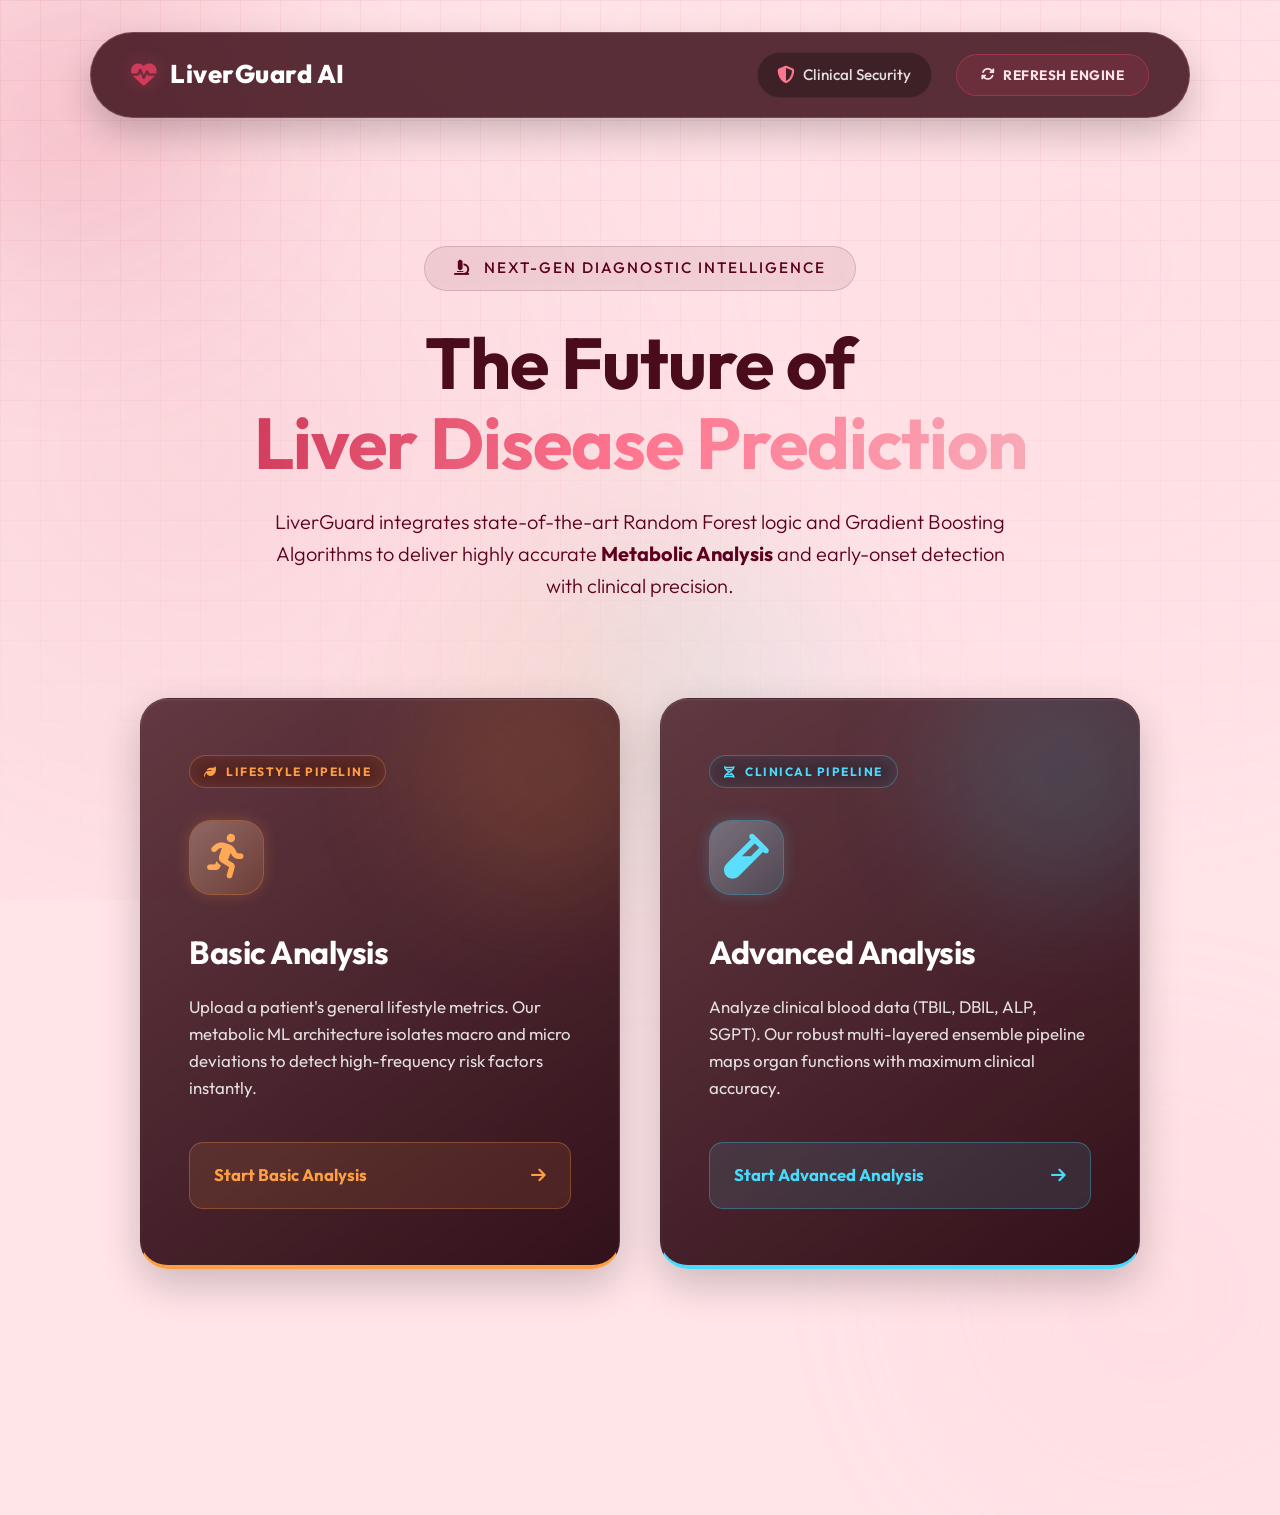
<file: templates/index.html>
<!DOCTYPE html>
<html lang="en">

<head>
    <meta charset="UTF-8">
    <meta name="viewport" content="width=device-width, initial-scale=1.0">
    <title>LiverAI v2.0 - NeuroGuard Theme</title>
    <link href="https://fonts.googleapis.com/css2?family=Outfit:wght@300;400;500;600;700&display=swap" rel="stylesheet">
    <link rel="stylesheet" href="https://cdnjs.cloudflare.com/ajax/libs/font-awesome/6.4.0/css/all.min.css">
    <style>
        :root {
            --bg-main: #ffe4e8;
            --bg-dark: #5c001e;
            --card-bg: rgba(60, 15, 25, 0.95);
            --border-glass: rgba(255, 182, 193, 0.3);
            --accent: #d03b5b;
            --text-white: #ffffff;
            --text-muted: rgba(255, 255, 255, 0.85);
        }

        * {
            margin: 0;
            padding: 0;
            box-sizing: border-box;
            font-family: 'Outfit', sans-serif;
        }

        body {
            background: var(--bg-main);
            color: #4a0c1a;
            line-height: 1.6;
            overflow-x: hidden;
            position: relative;
        }

        .bg-mesh {
            position: fixed;
            top: 0;
            left: 0;
            width: 100vw;
            height: 100vh;
            background:
                radial-gradient(circle at 15% 50%, rgba(208, 59, 91, 0.08) 0%, transparent 50%),
                radial-gradient(circle at 85% 30%, rgba(255, 182, 193, 0.1) 0%, transparent 50%);
            z-index: -2;
            pointer-events: none;
        }

        .bg-grid {
            position: fixed;
            top: 0;
            left: 0;
            right: 0;
            bottom: 0;
            background-image:
                linear-gradient(rgba(208, 59, 91, 0.07) 1px, transparent 1px),
                linear-gradient(90deg, rgba(208, 59, 91, 0.07) 1px, transparent 1px);
            background-size: 40px 40px;
            z-index: -1;
            mask-image: linear-gradient(to bottom, black 0%, transparent 100%);
            -webkit-mask-image: linear-gradient(to bottom, black 0%, transparent 100%);
            pointer-events: none;
        }

        /* Floating Data Particles */
        .particles-container {
            position: fixed;
            top: 0;
            left: 0;
            width: 100vw;
            height: 100vh;
            overflow: hidden;
            z-index: 0;
            pointer-events: none;
        }

        .data-particle {
            position: absolute;
            color: rgba(208, 59, 91, 0.2);
            font-size: 1.5rem;
            animation: driftUp 15s infinite linear;
            bottom: -50px;
        }

        @keyframes driftUp {
            0% {
                transform: translateY(0) rotate(0deg);
                opacity: 0;
            }

            10% {
                opacity: 1;
            }

            90% {
                opacity: 1;
            }

            100% {
                transform: translateY(-110vh) rotate(360deg);
                opacity: 0;
            }
        }


        .orb {
            position: absolute;
            border-radius: 50%;
            filter: blur(90px);
            z-index: 0;
            animation: float 12s infinite alternate ease-in-out;
            opacity: 0.4;
            pointer-events: none;
        }

        .orb-1 {
            width: 350px;
            height: 350px;
            background: rgba(208, 59, 91, 0.4);
            top: -100px;
            left: -100px;
        }

        .orb-2 {
            width: 450px;
            height: 450px;
            background: rgba(255, 182, 193, 0.25);
            bottom: -150px;
            right: -100px;
            animation-duration: 18s;
        }

        @keyframes float {
            0% {
                transform: translateY(0px) scale(1);
            }

            100% {
                transform: translateY(40px) scale(1.1);
            }
        }

        .container {
            max-width: 1200px;
            margin: 0 auto;
            padding: 2rem;
            position: relative;
            z-index: 10;
        }

        .top-nav {
            display: flex;
            justify-content: space-between;
            align-items: center;
            padding: 1.2rem 2.5rem;
            position: relative;
            z-index: 100;
            background: rgba(60, 15, 25, 0.85);
            backdrop-filter: blur(20px);
            -webkit-backdrop-filter: blur(20px);
            box-shadow: 0 15px 35px rgba(0, 0, 0, 0.2);
            border: 1px solid rgba(255, 182, 193, 0.2);
            border-radius: 100px;
            max-width: 1100px;
            margin: 2rem auto 2rem;
            transition: all 0.4s ease;
        }

        .top-nav:hover {
            border-color: rgba(208, 59, 91, 0.5);
            box-shadow: 0 20px 40px rgba(0, 0, 0, 0.3), 0 0 20px rgba(208, 59, 91, 0.1);
        }

        .nav-brand {
            font-size: 1.6rem;
            font-weight: 800;
            display: flex;
            align-items: center;
            gap: 0.8rem;
            letter-spacing: 0.5px;
            color: #fff;
        }

        .nav-brand i {
            color: var(--accent);
            filter: drop-shadow(0 0 8px rgba(208, 59, 91, 0.4));
        }

        .hero-section {
            text-align: center;
            padding: 4rem 2rem 2rem;
            position: relative;
            z-index: 10;
        }

        @keyframes fadeInDown {
            0% {
                opacity: 0;
                transform: translateY(-40px);
            }

            100% {
                opacity: 1;
                transform: translateY(0);
            }
        }

        @keyframes fadeInUp {
            0% {
                opacity: 0;
                transform: translateY(40px);
            }

            100% {
                opacity: 1;
                transform: translateY(0);
            }
        }

        .hero-badge {
            display: inline-block;
            background: rgba(74, 0, 24, 0.08);
            border: 1px solid rgba(74, 0, 24, 0.15);
            padding: 0.6rem 1.8rem;
            border-radius: 50px;
            color: var(--bg-dark);
            font-size: 0.95rem;
            font-weight: 500;
            letter-spacing: 2px;
            text-transform: uppercase;
            margin-bottom: 2rem;
            backdrop-filter: blur(5px);
            opacity: 0;
            animation: fadeInDown 1s ease-out 0.2s forwards;
        }

        .hero-title {
            font-size: 4.5rem;
            font-weight: 700;
            line-height: 1.1;
            margin-bottom: 1.5rem;
            color: #4a0c1a;
            letter-spacing: -1px;
            opacity: 0;
            animation: fadeInDown 1s ease-out 0.4s forwards;
        }

        .glow-text {
            background: linear-gradient(110deg, #d03b5b, #ff758f, #f9a8b6, #ff758f, #d03b5b);
            background-size: 200% auto;
            -webkit-background-clip: text;
            background-clip: text;
            color: transparent;
            text-shadow: none;
            display: inline-block;
            animation: textShine 4s linear infinite;
        }

        @keyframes textShine {
            to {
                background-position: 200% center;
            }
        }

        .hero-subtitle {
            font-size: 1.25rem;
            color: #5c001e;
            max-width: 750px;
            margin: 0 auto 4rem;
            line-height: 1.6;
            font-weight: 300;
            opacity: 0;
            animation: fadeInDown 1s ease-out 0.6s forwards;
        }

        .split-dashboard {
            display: grid;
            grid-template-columns: 1fr 1fr;
            gap: 2.5rem;
            position: relative;
            z-index: 10;
            max-width: 1000px;
            margin: 0 auto 4rem;
        }

        .decision-card {
            background: rgba(40, 5, 15, 0.6);
            backdrop-filter: blur(30px);
            -webkit-backdrop-filter: blur(30px);
            border: 1px solid rgba(255, 255, 255, 0.05);
            border-radius: 28px;
            padding: 3.5rem 3rem;
            text-align: left;
            transition: all 0.5s cubic-bezier(0.175, 0.885, 0.32, 1.275);
            cursor: pointer;
            box-shadow: 0 15px 40px rgba(0, 0, 0, 0.2), inset 0 1px 2px rgba(255, 255, 255, 0.1);
            text-decoration: none;
            display: flex;
            flex-direction: column;
            position: relative;
            overflow: hidden;
            opacity: 0;
            animation: fadeInUp 1s ease-out forwards;
        }

        .decision-card:nth-child(1) {
            animation-delay: 0.8s;
        }

        .decision-card:nth-child(2) {
            animation-delay: 1.0s;
        }

        .decision-card::before {
            content: '';
            position: absolute;
            top: -50px;
            right: -50px;
            width: 200px;
            height: 200px;
            border-radius: 50%;
            filter: blur(60px);
            z-index: 0;
            opacity: 0.5;
            transition: all 0.6s ease;
        }

        .decision-card>* {
            position: relative;
            z-index: 1;
        }

        .decision-card:hover {
            transform: translateY(-15px) scale(1.02);
            box-shadow: 0 30px 60px rgba(0, 0, 0, 0.4), inset 0 1px 3px rgba(255, 255, 255, 0.2);
        }

        .decision-card:hover::before {
            transform: scale(1.5);
            opacity: 0.8;
        }

        .decision-icon {
            font-size: 2.8rem;
            margin-bottom: 2rem;
            width: 75px;
            height: 75px;
            display: flex;
            justify-content: center;
            align-items: center;
            border-radius: 22px;
            transition: all 0.4s ease;
            box-shadow: 0 10px 20px rgba(0, 0, 0, 0.2);
            position: relative;
            overflow: hidden;
        }

        .decision-icon::after {
            content: '';
            position: absolute;
            top: 0;
            left: 0;
            right: 0;
            bottom: 0;
            background: linear-gradient(135deg, rgba(255, 255, 255, 0.2) 0%, transparent 100%);
        }

        .decision-badge {
            display: inline-block;
            padding: 6px 14px;
            border-radius: 50px;
            font-size: 0.75rem;
            font-weight: 700;
            letter-spacing: 1.5px;
            text-transform: uppercase;
            margin-bottom: 2rem;
            backdrop-filter: blur(10px);
            border: 1px solid rgba(255, 255, 255, 0.1);
            align-self: flex-start;
        }

        .decision-card h2 {
            font-size: 2rem;
            color: var(--text-white);
            margin-bottom: 1rem;
            font-weight: 700;
            letter-spacing: -0.5px;
        }

        .decision-card p {
            color: var(--text-muted);
            font-size: 1.05rem;
            line-height: 1.6;
            margin-bottom: 2.5rem;
            flex-grow: 1;
        }

        .card-basic {
            border-bottom: 4px solid #ff9f43;
            background: linear-gradient(145deg, rgba(60, 15, 25, 0.8) 0%, rgba(40, 5, 15, 0.95) 100%);
        }

        .card-basic::before {
            background: rgba(255, 159, 67, 0.3);
            width: 250px;
            height: 250px;
        }

        .card-basic .decision-icon {
            color: #ff9f43;
            background: rgba(255, 159, 67, 0.15);
            border: 1px solid rgba(255, 159, 67, 0.3);
            box-shadow: 0 0 15px rgba(255, 159, 67, 0.2);
        }

        .card-basic .decision-badge {
            color: #ff9f43;
            background: rgba(255, 159, 67, 0.1);
            border: 1px solid rgba(255, 159, 67, 0.3);
        }

        .card-basic .btn {
            background: rgba(255, 159, 67, 0.1);
            color: #ff9f43;
            border: 1px solid rgba(255, 159, 67, 0.3);
        }

        .card-basic:hover .btn {
            background: linear-gradient(135deg, #ff9f43, #feca57);
            color: #2c000e;
            border-color: #ff9f43;
            box-shadow: 0 5px 20px rgba(255, 159, 67, 0.4);
        }

        .card-basic:hover .decision-icon {
            transform: scale(1.1) rotate(5deg);
        }

        .card-advanced {
            border-bottom: 4px solid #48dbfb;
            background: linear-gradient(145deg, rgba(60, 15, 25, 0.8) 0%, rgba(40, 5, 15, 0.95) 100%);
        }

        .card-advanced::before {
            background: rgba(72, 219, 251, 0.3);
            width: 250px;
            height: 250px;
        }

        .card-advanced .decision-icon {
            color: #48dbfb;
            background: rgba(72, 219, 251, 0.15);
            border: 1px solid rgba(72, 219, 251, 0.3);
            box-shadow: 0 0 15px rgba(72, 219, 251, 0.2);
        }

        .card-advanced .decision-badge {
            color: #48dbfb;
            background: rgba(72, 219, 251, 0.1);
            border: 1px solid rgba(72, 219, 251, 0.3);
        }

        .card-advanced .btn {
            background: rgba(72, 219, 251, 0.1);
            color: #48dbfb;
            border: 1px solid rgba(72, 219, 251, 0.3);
        }

        .card-advanced:hover .btn {
            background: linear-gradient(135deg, #48dbfb, #0abde3);
            color: #2c000e;
            border-color: #48dbfb;
            box-shadow: 0 5px 20px rgba(72, 219, 251, 0.4);
        }

        .card-advanced:hover .decision-icon {
            transform: scale(1.1) rotate(-5deg);
        }

        .btn {
            display: inline-flex;
            justify-content: space-between;
            align-items: center;
            width: 100%;
            padding: 1.2rem 1.5rem;
            border-radius: 14px;
            font-weight: 700;
            font-size: 1.05rem;
            transition: all 0.3s ease;
        }

        .btn i {
            transition: transform 0.3s ease;
        }

        .decision-card:hover .btn i {
            transform: translateX(8px);
        }

        @media(max-width: 900px) {
            .split-dashboard {
                grid-template-columns: 1fr;
                max-width: 500px;
            }

            .hero-title {
                font-size: 3rem;
            }

            .hero-section {
                padding: 2rem 1rem;
            }
        }
    </style>
</head>

<body>
    <!-- Elevated Animated Background -->
    <div class="bg-mesh"></div>
    <div class="bg-grid"></div>
    <div class="orb orb-1"></div>
    <div class="orb orb-2"></div>

    <div class="particles-container">
        <!-- Generates animated floating tech/medical icons in the background -->
        <i class="fas fa-plus data-particle" style="left: 10%; animation-duration: 18s; animation-delay: 0s;"></i>
        <i class="fas fa-circle-notch data-particle"
            style="left: 25%; animation-duration: 22s; animation-delay: 4s; font-size: 1rem;"></i>
        <i class="fas fa-heartbeat data-particle"
            style="left: 45%; animation-duration: 15s; animation-delay: 2s; font-size: 2rem;"></i>
        <i class="fas fa-dna data-particle" style="left: 65%; animation-duration: 25s; animation-delay: 8s;"></i>
        <i class="fas fa-plus data-particle"
            style="left: 85%; animation-duration: 19s; animation-delay: 1s; font-size: 1.2rem;"></i>
        <i class="fas fa-microscope data-particle"
            style="left: 75%; animation-duration: 21s; animation-delay: 6s; opacity: 0.15;"></i>
    </div>

    <nav class="top-nav">
        <div class="nav-brand"><i class="fas fa-heartbeat"></i> <span>LiverGuard AI</span></div>
        <div style="display: flex; align-items: center; gap: 1.5rem;">
            <div
                style="font-size: 0.95rem; color: var(--text-muted); font-weight: 500; display: flex; align-items: center; gap: 0.5rem; background: rgba(0,0,0,0.3); padding: 0.6rem 1.2rem; border-radius: 50px; border: 1px solid rgba(255,255,255,0.05);">
                <i class="fas fa-shield-alt" style="color: #ff758f; font-size: 1.1rem;"></i> <span>Clinical
                    Security</span>
            </div>
            <button onclick="window.location.reload(true);"
                style="background: rgba(208, 59, 91, 0.15); border: 1px solid rgba(208, 59, 91, 0.5); color: #ffe4e8; padding: 0.7rem 1.5rem; border-radius: 50px; font-size: 0.85rem; font-weight: 700; cursor: pointer; transition: all 0.3s ease; display: flex; align-items: center; gap: 0.5rem; letter-spacing: 0.5px;">
                <i class="fas fa-sync-alt"></i> REFRESH ENGINE
            </button>
        </div>
    </nav>

    <main class="container">
        <div class="hero-section">
            <div class="hero-badge"><i class="fas fa-microscope" style="margin-right: 8px;"></i> Next-Gen Diagnostic
                Intelligence</div>
            <h1 class="hero-title">
                The Future of <br><span class="glow-text">Liver Disease Prediction</span>
            </h1>
            <p class="hero-subtitle">
                LiverGuard integrates state-of-the-art Random Forest logic and Gradient Boosting Algorithms to deliver
                highly accurate <strong>Metabolic Analysis</strong> and early-onset detection with clinical precision.
            </p>
        </div>

        <div class="split-dashboard">
            <!-- Basic Selection -->
            <a href="/basic" class="decision-card card-basic">
                <div class="decision-badge"><i class="fas fa-leaf" style="margin-right: 5px;"></i> Lifestyle Pipeline
                </div>
                <div class="decision-icon">
                    <i class="fas fa-running"></i>
                </div>
                <h2>Basic Analysis</h2>
                <p>Upload a patient's general lifestyle metrics. Our metabolic ML architecture isolates macro and micro
                    deviations to detect high-frequency risk factors instantly.</p>
                <div class="btn">Start Basic Analysis <i class="fas fa-arrow-right"></i></div>
            </a>

            <!-- Advanced Selection -->
            <a href="/advanced" class="decision-card card-advanced">
                <div class="decision-badge"><i class="fas fa-dna" style="margin-right: 5px;"></i> Clinical Pipeline
                </div>
                <div class="decision-icon">
                    <i class="fas fa-vial"></i>
                </div>
                <h2>Advanced Analysis</h2>
                <p>Analyze clinical blood data (TBIL, DBIL, ALP, SGPT). Our robust multi-layered ensemble pipeline maps
                    organ functions with maximum clinical accuracy.</p>
                <div class="btn">Start Advanced Analysis <i class="fas fa-arrow-right"></i></div>
            </a>
        </div>
    </main>

    <!-- Interactive Mouse Glow -->
    <div id="blob"></div>
    <style>
        #blob {
            background-color: white;
            height: 300px;
            aspect-ratio: 1;
            position: absolute;
            left: 50%;
            top: 50%;
            translate: -50% -50%;
            border-radius: 50%;
            background: linear-gradient(to right, rgba(255, 159, 67, 0.4), rgba(72, 219, 251, 0.4));
            animation: rotate 20s infinite;
            opacity: 0.6;
            filter: blur(100px);
            z-index: 0;
            pointer-events: none;
            transition: opacity 0.3s;
        }

        @keyframes rotate {
            from {
                rotate: 0deg;
            }

            50% {
                scale: 1 1.5;
            }

            to {
                rotate: 360deg;
            }
        }
    </style>
    <script>
        const blob = document.getElementById("blob");
        document.body.onpointermove = event => {
            const { clientX, clientY } = event;
            blob.animate({
                left: `${clientX}px`,
                top: `${clientY}px`
            }, { duration: 3000, fill: "forwards", easing: "ease" });
        }
    </script>
</body>

</html>
</file>
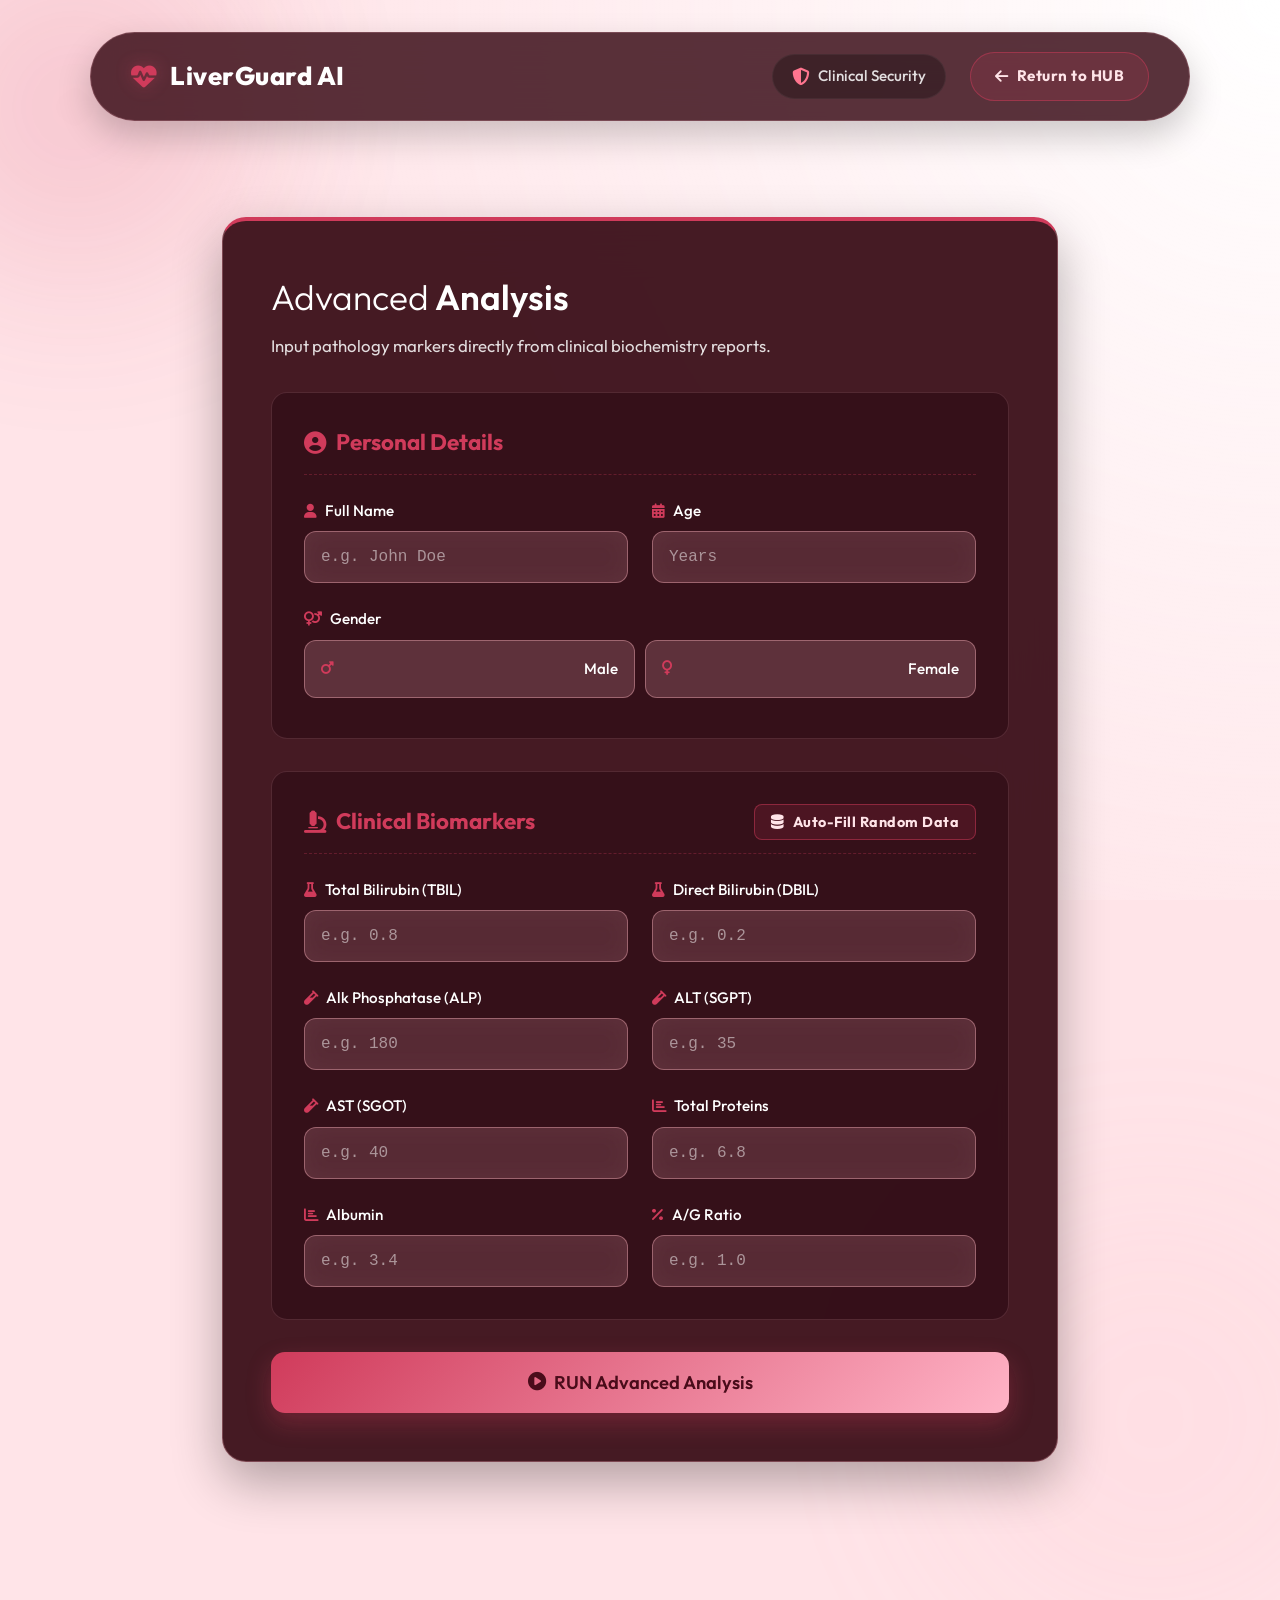
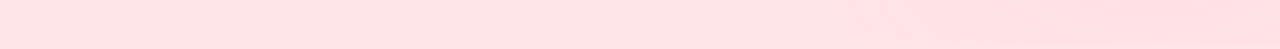
<file: templates/advanced.html>
<!DOCTYPE html>
<html lang="en">

<head>
    <meta charset="UTF-8">
    <meta name="viewport" content="width=device-width, initial-scale=1.0">
    <title>Advanced Analysis - LiverGuard AI</title>
    <link href="https://fonts.googleapis.com/css2?family=Outfit:wght@300;400;500;600;700&display=swap" rel="stylesheet">
    <link rel="stylesheet" href="https://cdnjs.cloudflare.com/ajax/libs/font-awesome/6.4.0/css/all.min.css">
    <style>
        :root {
            --bg-main: #ffe4e8;
            --bg-dark: #5c001e;
            --card-bg: rgba(60, 15, 25, 0.95);
            --border-glass: rgba(255, 182, 193, 0.3);
            --accent: #d03b5b;
            --accent-dim: rgba(208, 59, 91, 0.5);
            --text-white: #ffffff;
            --text-muted: rgba(255, 255, 255, 0.85);
        }

        * {
            margin: 0;
            padding: 0;
            box-sizing: border-box;
            font-family: 'Outfit', sans-serif;
        }

        body {
            background: var(--bg-main);
            color: #4a0c1a;
            line-height: 1.6;
            overflow-x: hidden;
            position: relative;
        }

        .bg-nodes {
            position: fixed;
            top: 0;
            left: 0;
            width: 100vw;
            height: 100vh;
            background: radial-gradient(circle at top right, #ffffff 0%, transparent 70%);
            z-index: -1;
        }

        .orb {
            position: absolute;
            border-radius: 50%;
            filter: blur(90px);
            z-index: 0;
            animation: float 12s infinite alternate ease-in-out;
            opacity: 0.4;
            pointer-events: none;
        }

        .orb-1 {
            width: 350px;
            height: 350px;
            background: rgba(208, 59, 91, 0.4);
            top: -100px;
            left: -100px;
        }

        .orb-2 {
            width: 450px;
            height: 450px;
            background: rgba(255, 182, 193, 0.25);
            bottom: -150px;
            right: -100px;
            animation-duration: 18s;
        }

        @keyframes float {
            0% {
                transform: translateY(0px) scale(1);
            }

            100% {
                transform: translateY(40px) scale(1.1);
            }
        }

        .container {
            max-width: 900px;
            margin: 0 auto;
            padding: 2rem;
            position: relative;
            z-index: 10;
        }

        .top-nav {
            display: flex;
            justify-content: space-between;
            align-items: center;
            padding: 1.2rem 2.5rem;
            position: relative;
            z-index: 100;
            background: rgba(60, 15, 25, 0.85);
            backdrop-filter: blur(20px);
            -webkit-backdrop-filter: blur(20px);
            box-shadow: 0 15px 35px rgba(0, 0, 0, 0.2);
            border: 1px solid rgba(255, 182, 193, 0.2);
            border-radius: 100px;
            max-width: 1100px;
            margin: 2rem auto 2rem;
            transition: all 0.4s ease;
        }

        .top-nav:hover {
            border-color: rgba(208, 59, 91, 0.5);
            box-shadow: 0 20px 40px rgba(0, 0, 0, 0.3), 0 0 20px rgba(208, 59, 91, 0.1);
        }

        .nav-brand {
            font-size: 1.6rem;
            font-weight: 800;
            display: flex;
            align-items: center;
            gap: 0.8rem;
            letter-spacing: 0.5px;
            color: #fff;
        }

        .nav-brand i {
            color: var(--accent);
            filter: drop-shadow(0 0 8px rgba(208, 59, 91, 0.4));
        }

        .btn-sec {
            background: rgba(208, 59, 91, 0.15);
            border: 1px solid rgba(208, 59, 91, 0.5);
            color: #ffe4e8;
            padding: 0.7rem 1.5rem;
            border-radius: 50px;
            font-size: 0.95rem;
            font-weight: 700;
            text-decoration: none;
            cursor: pointer;
            transition: all 0.3s ease;
            display: flex;
            align-items: center;
            gap: 0.5rem;
            letter-spacing: 0.5px;
        }

        .btn-sec:hover {
            background: rgba(208, 59, 91, 0.3);
            transform: translateY(-2px);
            box-shadow: 0 5px 15px rgba(208, 59, 91, 0.3);
        }

        .glass-card {
            background: var(--card-bg);
            color: var(--text-white);
            backdrop-filter: blur(25px);
            -webkit-backdrop-filter: blur(25px);
            border: 1px solid var(--border-glass);
            border-radius: 24px;
            box-shadow: 0 20px 50px rgba(0, 0, 0, 0.3);
            padding: 3rem;
            border-top: 4px solid var(--accent);
            margin-top: 2rem;
        }

        h2 {
            font-size: 2.2rem;
            font-weight: 600;
            margin-bottom: 0.5rem;
            color: #fff;
        }

        .desc {
            color: var(--text-muted);
            font-size: 1.05rem;
            margin-bottom: 2rem;
        }

        .section-card {
            background: rgba(30, 0, 10, 0.4);
            border: 1px solid rgba(255, 182, 193, 0.15);
            border-radius: 16px;
            padding: 2rem;
            margin-bottom: 2rem;
        }

        .section-title {
            color: var(--accent);
            font-size: 1.4rem;
            margin-bottom: 1.5rem;
            border-bottom: 1px dashed rgba(208, 59, 91, 0.3);
            padding-bottom: 0.8rem;
            display: flex;
            align-items: center;
            gap: 10px;
        }

        .input-grid {
            display: grid;
            grid-template-columns: 1fr 1fr;
            gap: 1.5rem;
        }

        .input-group {
            display: flex;
            flex-direction: column;
        }

        .input-group label {
            display: flex;
            align-items: center;
            justify-content: space-between;
            font-size: 0.95rem;
            color: var(--text-white);
            font-weight: 500;
            margin-bottom: 0.5rem;
        }

        .input-group label .icon-text {
            display: flex;
            align-items: center;
            gap: 8px;
        }

        .input-group label i {
            color: var(--accent);
            font-size: 0.9rem;
        }

        .input-group input[type="text"],
        .input-group input[type="number"] {
            width: 100%;
            background: rgba(255, 182, 193, 0.2);
            backdrop-filter: blur(12px);
            -webkit-backdrop-filter: blur(12px);
            border: 1px solid rgba(255, 182, 193, 0.4);
            border-radius: 12px;
            padding: 1rem;
            color: #fff;
            outline: none;
            transition: 0.3s;
            font-size: 1rem;
            font-family: monospace;
        }

        .input-group input[type="text"]:focus,
        .input-group input[type="number"]:focus {
            border-color: var(--accent);
            box-shadow: 0 0 15px rgba(208, 59, 91, 0.2);
            background: rgba(255, 182, 193, 0.25);
        }

        .input-group input::placeholder {
            color: rgba(255, 255, 255, 0.5);
        }

        /* Radio Box Selections */
        .radio-selection {
            display: flex;
            gap: 10px;
            width: 100%;
        }

        .radio-selection input[type="radio"] {
            display: none;
        }

        .radio-box {
            flex: 1;
            display: flex;
            align-items: center;
            justify-content: center;
            gap: 8px;
            padding: 1rem;
            background: rgba(255, 182, 193, 0.2);
            border: 1px solid rgba(255, 182, 193, 0.4);
            border-radius: 12px;
            cursor: pointer;
            transition: 0.3s;
            color: var(--text-muted);
            font-weight: 500;
            text-align: center;
        }

        /* Gender Specific Colors */
        .radio-selection input[type="radio"]:checked+.radio-box.male {
            background: rgba(59, 130, 246, 0.3);
            border-color: #60a5fa;
            color: #fff;
            box-shadow: 0 0 15px rgba(59, 130, 246, 0.4);
        }

        .radio-selection input[type="radio"]:checked+.radio-box.female {
            background: rgba(244, 114, 182, 0.3);
            border-color: #f472b6;
            color: #fff;
            box-shadow: 0 0 15px rgba(244, 114, 182, 0.4);
        }

        .btn-liver {
            background: linear-gradient(135deg, var(--accent), #ffb3c6);
            color: #4a0c1a;
            box-shadow: 0 10px 25px rgba(208, 59, 91, 0.3);
            width: 100%;
            border-radius: 14px;
            padding: 1.2rem;
            font-size: 1.15rem;
            margin-top: 1rem;
            border: none;
            cursor: pointer;
            font-weight: 600;
            display: flex;
            justify-content: center;
            align-items: center;
            transition: 0.3s;
        }

        .btn-liver:hover {
            transform: translateY(-3px);
            box-shadow: 0 15px 35px rgba(208, 59, 91, 0.5);
            background: linear-gradient(135deg, #ffb3c6, var(--accent));
        }

        .loader-overlay {
            position: fixed;
            top: 0;
            left: 0;
            width: 100vw;
            height: 100vh;
            background: rgba(60, 15, 25, 0.95);
            z-index: 9999;
            display: flex;
            flex-direction: column;
            align-items: center;
            justify-content: center;
            backdrop-filter: blur(10px);
            -webkit-backdrop-filter: blur(10px);
        }

        .spinner {
            width: 60px;
            height: 60px;
            border: 4px solid rgba(208, 59, 91, 0.2);
            border-top-color: var(--accent);
            border-radius: 50%;
            animation: spin 1s infinite linear;
            margin-bottom: 2rem;
        }

        .loader-text {
            color: #fff;
            font-size: 1.8rem;
            letter-spacing: 1px;
            font-weight: 600;
        }

        @keyframes spin {
            100% {
                transform: rotate(360deg);
            }
        }

        @media(max-width: 600px) {

            .input-grid,
            .radio-selection {
                flex-direction: column;
                grid-template-columns: 1fr;
            }
        }
    </style>
</head>

<body>
    <div class="bg-nodes"></div>
    <div class="orb orb-1"></div>
    <div class="orb orb-2"></div>

    <nav class="top-nav">
        <div class="nav-brand"><i class="fas fa-heartbeat"></i> <span>LiverGuard AI</span></div>
        <div style="display: flex; align-items: center; gap: 1.5rem;">
            <div
                style="font-size: 0.95rem; color: var(--text-muted); font-weight: 500; display: flex; align-items: center; gap: 0.5rem; background: rgba(0,0,0,0.3); padding: 0.6rem 1.2rem; border-radius: 50px; border: 1px solid rgba(255,255,255,0.05);">
                <i class="fas fa-shield-alt" style="color: #ff758f; font-size: 1.1rem;"></i> <span>Clinical
                    Security</span>
            </div>
            <a href="/" class="btn-sec"><i class="fas fa-arrow-left"></i> Return to HUB</a>
        </div>
    </nav>

    <main class="container">
        <form action="/predict" method="post" id="mainForm"
            onsubmit="document.getElementById('analysisLoader').style.display='flex'">
            <input type="hidden" name="mode" value="clinical">

            <div class="glass-card">
                <h2><span style="font-weight: 300;">Advanced</span> Analysis</h2>
                <p class="desc">Input pathology markers directly from clinical biochemistry reports.</p>

                <!-- 1. Personal Details Section -->
                <div class="section-card">
                    <h3 class="section-title"><i class="fas fa-user-circle"></i> Personal Details</h3>
                    <div class="input-grid">
                        <div class="input-group">
                            <label><span class="icon-text"><i class="fas fa-user"></i> Full Name</span></label>
                            <input type="text" name="patient_name" placeholder="e.g. John Doe">
                        </div>
                        <div class="input-group">
                            <label><span class="icon-text"><i class="fas fa-calendar-alt"></i> Age</span></label>
                            <input type="number" name="age_c" placeholder="Years" required min="1" max="120">
                        </div>
                        <div class="input-group" style="grid-column: span 2;">
                            <label><span class="icon-text"><i class="fas fa-venus-mars"></i> Gender</span></label>
                            <div class="radio-selection">
                                <input type="radio" id="gender_male" name="gender_c" value="1" required>
                                <label for="gender_male" class="radio-box male"><i class="fas fa-mars"></i> Male</label>

                                <input type="radio" id="gender_female" name="gender_c" value="0" required>
                                <label for="gender_female" class="radio-box female"><i class="fas fa-venus"></i>
                                    Female</label>
                            </div>
                        </div>
                    </div>
                </div>

                <!-- 2. Clinical Biomarkers Section -->
                <div class="section-card">
                    <div
                        style="display: flex; justify-content: space-between; align-items: center; border-bottom: 1px dashed rgba(208, 59, 91, 0.3); padding-bottom: 0.8rem; margin-bottom: 1.5rem;">
                        <h3 class="section-title" style="border-bottom: none; margin-bottom: 0; padding-bottom: 0;"><i
                                class="fas fa-microscope"></i> Clinical Biomarkers</h3>
                        <button type="button" class="btn-sec" onclick="loadDatabaseData()"
                            style="padding: 0.5rem 1rem; border-radius: 8px; font-size: 0.9rem;">
                            <i class="fas fa-database"></i> Auto-Fill Random Data
                        </button>
                    </div>

                    <div class="input-grid">
                        <div class="input-group">
                            <label><span class="icon-text"><i class="fas fa-flask"></i> Total Bilirubin
                                    (TBIL)</span></label>
                            <input type="number" step="0.01" name="tb" id="inp_tb" placeholder="e.g. 0.8" required>
                        </div>
                        <div class="input-group">
                            <label><span class="icon-text"><i class="fas fa-flask"></i> Direct Bilirubin
                                    (DBIL)</span></label>
                            <input type="number" step="0.01" name="db" id="inp_db" placeholder="e.g. 0.2" required>
                        </div>
                        <div class="input-group">
                            <label><span class="icon-text"><i class="fas fa-vial"></i> Alk Phosphatase
                                    (ALP)</span></label>
                            <input type="number" step="any" name="alp" id="inp_alp" placeholder="e.g. 180" required>
                        </div>
                        <div class="input-group">
                            <label><span class="icon-text"><i class="fas fa-vial"></i> ALT (SGPT)</span></label>
                            <input type="number" step="any" name="alt" id="inp_alt" placeholder="e.g. 35" required>
                        </div>
                        <div class="input-group">
                            <label><span class="icon-text"><i class="fas fa-vial"></i> AST (SGOT)</span></label>
                            <input type="number" step="any" name="ast" id="inp_ast" placeholder="e.g. 40" required>
                        </div>
                        <div class="input-group">
                            <label><span class="icon-text"><i class="fas fa-chart-bar"></i> Total
                                    Proteins</span></label>
                            <input type="number" step="0.1" name="tp" id="inp_tp" placeholder="e.g. 6.8" required>
                        </div>
                        <div class="input-group">
                            <label><span class="icon-text"><i class="fas fa-chart-bar"></i> Albumin</span></label>
                            <input type="number" step="0.1" name="alb" id="inp_alb" placeholder="e.g. 3.4" required>
                        </div>
                        <div class="input-group">
                            <label><span class="icon-text"><i class="fas fa-percentage"></i> A/G Ratio</span></label>
                            <input type="number" step="0.1" name="ag" id="inp_ag" placeholder="e.g. 1.0" required>
                        </div>
                    </div>
                </div>

                <button type="submit" class="btn btn-liver mt-4">
                    <i class="fas fa-play-circle" style="margin-right: 8px;"></i> RUN Advanced Analysis
                </button>
            </div>
        </form>

        <div id="analysisLoader" class="loader-overlay" style="display: none;">
            <div class="text-center" style="display: flex; flex-direction: column; align-items: center;">
                <div class="spinner"></div>
                <h2 class="loader-text" style="color: #fff;">PROCESSING Analysis...</h2>
                <p style="color: var(--accent); margin-top: 0.5rem; letter-spacing: 2px; text-transform: uppercase;">
                    Correlating patient vectors</p>
            </div>
        </div>
    </main>

    <script>
        function loadDatabaseData() {
            // Generate a random multiplier to simulate different clinical patient profiles
            const randomFactor = Math.random();
            let isHighRisk = randomFactor > 0.5;

            // Generate values based on risk profile
            let base_tb = isHighRisk ? (1.5 + Math.random() * 3.0) : (0.2 + Math.random() * 1.0);
            let base_db = isHighRisk ? (0.5 + Math.random() * 2.0) : (0.1 + Math.random() * 0.3);
            let base_alp = isHighRisk ? (120 + Math.random() * 200) : (40 + Math.random() * 80);
            let base_alt = isHighRisk ? (45 + Math.random() * 100) : (10 + Math.random() * 30);
            let base_ast = isHighRisk ? (40 + Math.random() * 120) : (10 + Math.random() * 30);
            let base_tp = 6.0 + Math.random() * 2.3; // Total protein varies less violently 
            let base_alb = isHighRisk ? (2.0 + Math.random() * 1.5) : (3.5 + Math.random() * 1.5);
            let base_ag = isHighRisk ? (0.5 + Math.random() * 0.7) : (1.2 + Math.random() * 0.8);

            document.getElementById('inp_tb').value = base_tb.toFixed(2);
            document.getElementById('inp_db').value = base_db.toFixed(2);
            document.getElementById('inp_alp').value = Math.floor(base_alp);
            document.getElementById('inp_alt').value = Math.floor(base_alt);
            document.getElementById('inp_ast').value = Math.floor(base_ast);
            document.getElementById('inp_tp').value = base_tp.toFixed(1);
            document.getElementById('inp_alb').value = base_alb.toFixed(1);
            document.getElementById('inp_ag').value = base_ag.toFixed(1);
        }
    </script>
</body>

</html>
</file>
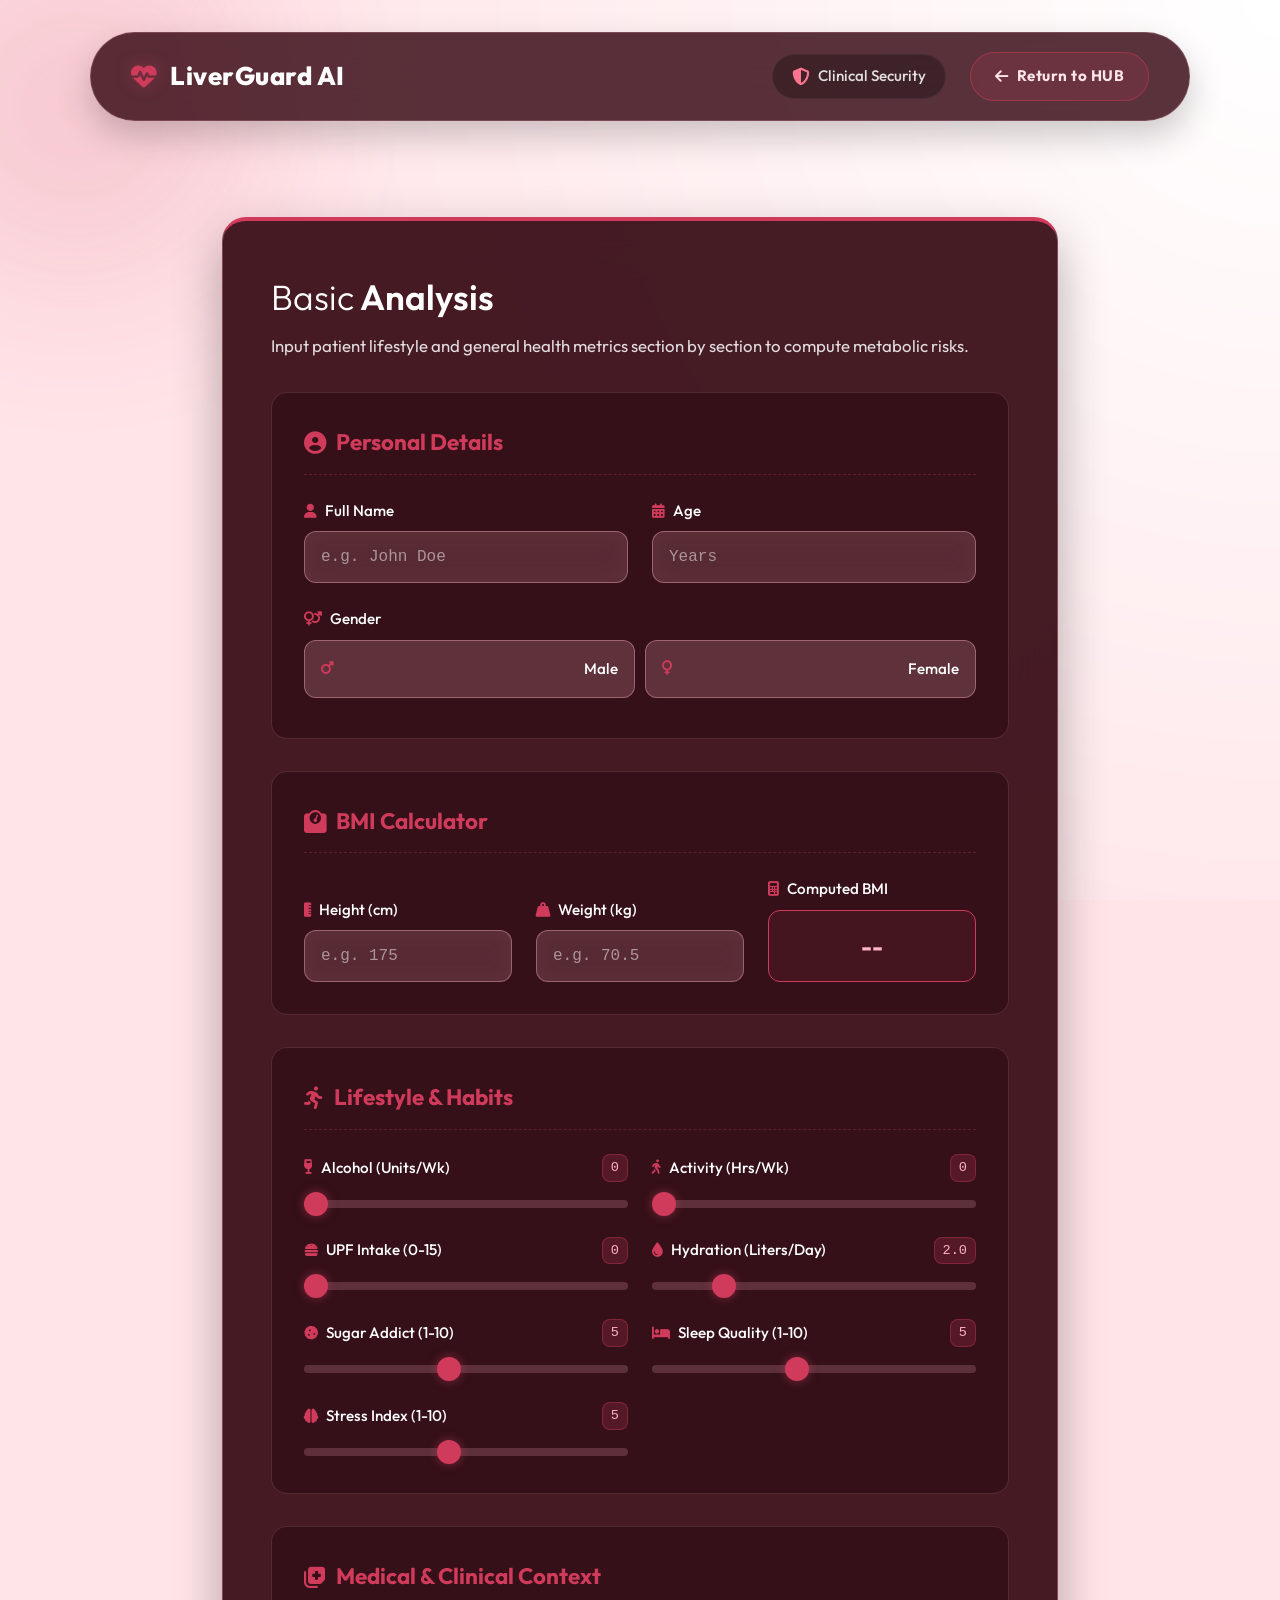
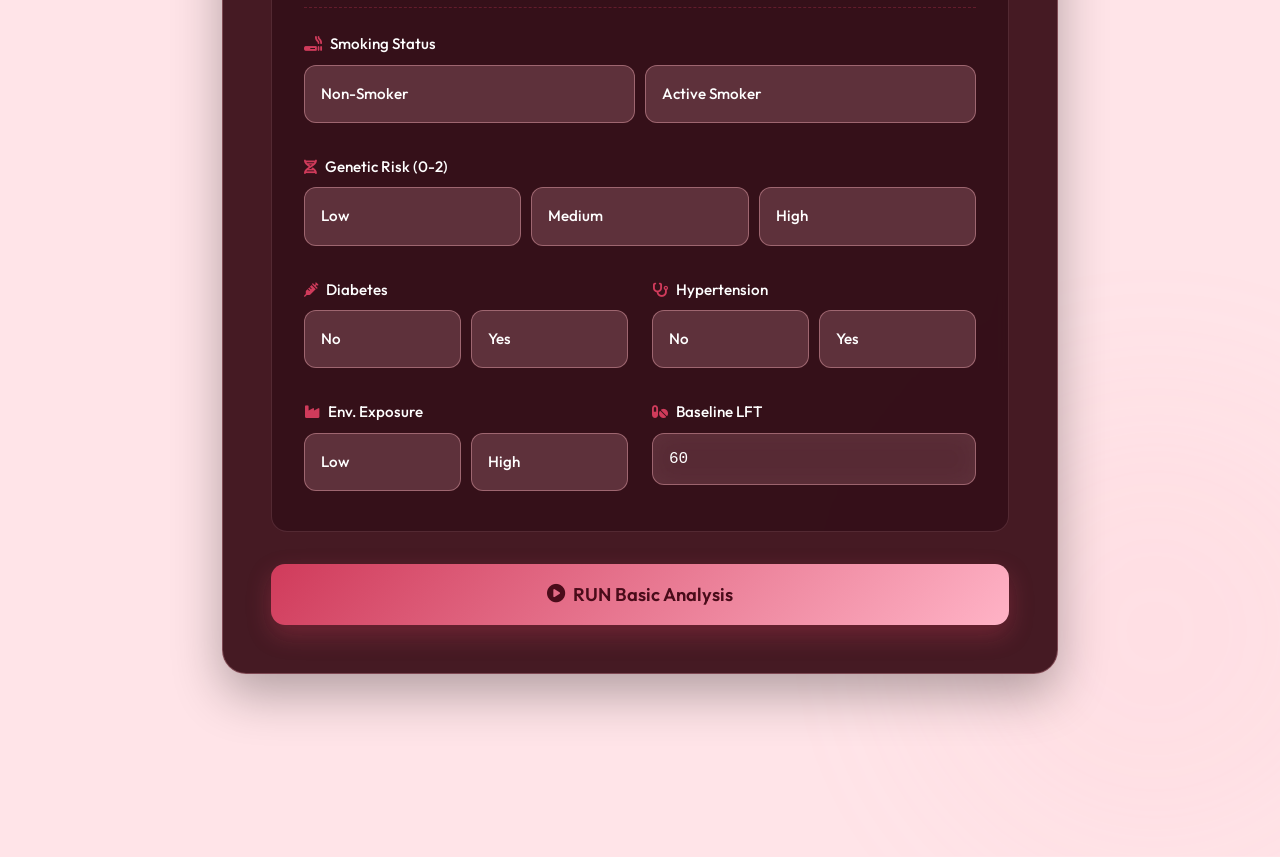
<file: templates/basic.html>
<!DOCTYPE html>
<html lang="en">

<head>
    <meta charset="UTF-8">
    <meta name="viewport" content="width=device-width, initial-scale=1.0">
    <title>Basic Analysis - LiverGuard AI</title>
    <link href="https://fonts.googleapis.com/css2?family=Outfit:wght@300;400;500;600;700&display=swap" rel="stylesheet">
    <link rel="stylesheet" href="https://cdnjs.cloudflare.com/ajax/libs/font-awesome/6.4.0/css/all.min.css">
    <style>
        :root {
            --bg-main: #ffe4e8;
            --bg-dark: #5c001e;
            --card-bg: rgba(60, 15, 25, 0.95);
            --border-glass: rgba(255, 182, 193, 0.3);
            --accent: #d03b5b;
            --accent-dim: rgba(208, 59, 91, 0.5);
            --text-white: #ffffff;
            --text-muted: rgba(255, 255, 255, 0.85);
        }

        * {
            margin: 0;
            padding: 0;
            box-sizing: border-box;
            font-family: 'Outfit', sans-serif;
        }

        body {
            background: var(--bg-main);
            color: #4a0c1a;
            line-height: 1.6;
            overflow-x: hidden;
            position: relative;
        }

        .bg-nodes {
            position: fixed;
            top: 0;
            left: 0;
            width: 100vw;
            height: 100vh;
            background: radial-gradient(circle at top right, #ffffff 0%, transparent 70%);
            z-index: -1;
        }

        .orb {
            position: absolute;
            border-radius: 50%;
            filter: blur(90px);
            z-index: 0;
            animation: float 12s infinite alternate ease-in-out;
            opacity: 0.4;
            pointer-events: none;
        }

        .orb-1 {
            width: 350px;
            height: 350px;
            background: rgba(208, 59, 91, 0.4);
            top: -100px;
            left: -100px;
        }

        .orb-2 {
            width: 450px;
            height: 450px;
            background: rgba(255, 182, 193, 0.25);
            bottom: -150px;
            right: -100px;
            animation-duration: 18s;
        }

        @keyframes float {
            0% {
                transform: translateY(0px) scale(1);
            }

            100% {
                transform: translateY(40px) scale(1.1);
            }
        }

        .container {
            max-width: 900px;
            margin: 0 auto;
            padding: 2rem;
            position: relative;
            z-index: 10;
        }

        .top-nav {
            display: flex;
            justify-content: space-between;
            align-items: center;
            padding: 1.2rem 2.5rem;
            position: relative;
            z-index: 100;
            background: rgba(60, 15, 25, 0.85);
            backdrop-filter: blur(20px);
            -webkit-backdrop-filter: blur(20px);
            box-shadow: 0 15px 35px rgba(0, 0, 0, 0.2);
            border: 1px solid rgba(255, 182, 193, 0.2);
            border-radius: 100px;
            max-width: 1100px;
            margin: 2rem auto 2rem;
            transition: all 0.4s ease;
        }

        .top-nav:hover {
            border-color: rgba(208, 59, 91, 0.5);
            box-shadow: 0 20px 40px rgba(0, 0, 0, 0.3), 0 0 20px rgba(208, 59, 91, 0.1);
        }

        .nav-brand {
            font-size: 1.6rem;
            font-weight: 800;
            display: flex;
            align-items: center;
            gap: 0.8rem;
            letter-spacing: 0.5px;
            color: #fff;
        }

        .nav-brand i {
            color: var(--accent);
            filter: drop-shadow(0 0 8px rgba(208, 59, 91, 0.4));
        }

        .btn-sec {
            background: rgba(208, 59, 91, 0.15);
            border: 1px solid rgba(208, 59, 91, 0.5);
            color: #ffe4e8;
            padding: 0.7rem 1.5rem;
            border-radius: 50px;
            font-size: 0.95rem;
            font-weight: 700;
            text-decoration: none;
            cursor: pointer;
            transition: all 0.3s ease;
            display: flex;
            align-items: center;
            gap: 0.5rem;
            letter-spacing: 0.5px;
        }

        .btn-sec:hover {
            background: rgba(208, 59, 91, 0.3);
            transform: translateY(-2px);
            box-shadow: 0 5px 15px rgba(208, 59, 91, 0.3);
        }

        .glass-card {
            background: var(--card-bg);
            color: var(--text-white);
            backdrop-filter: blur(25px);
            -webkit-backdrop-filter: blur(25px);
            border: 1px solid var(--border-glass);
            border-radius: 24px;
            box-shadow: 0 20px 50px rgba(0, 0, 0, 0.3);
            padding: 3rem;
            border-top: 4px solid var(--accent);
            margin-top: 2rem;
        }

        h2 {
            font-size: 2.2rem;
            font-weight: 600;
            margin-bottom: 0.5rem;
            color: #fff;
        }

        .desc {
            color: var(--text-muted);
            font-size: 1.05rem;
            margin-bottom: 2rem;
        }

        .section-card {
            background: rgba(30, 0, 10, 0.4);
            border: 1px solid rgba(255, 182, 193, 0.15);
            border-radius: 16px;
            padding: 2rem;
            margin-bottom: 2rem;
        }

        .section-title {
            color: var(--accent);
            font-size: 1.4rem;
            margin-bottom: 1.5rem;
            border-bottom: 1px dashed rgba(208, 59, 91, 0.3);
            padding-bottom: 0.8rem;
            display: flex;
            align-items: center;
            gap: 10px;
        }

        .input-grid {
            display: grid;
            grid-template-columns: 1fr 1fr;
            gap: 1.5rem;
        }

        .input-group {
            display: flex;
            flex-direction: column;
        }

        .input-group label {
            display: flex;
            align-items: center;
            justify-content: space-between;
            font-size: 0.95rem;
            color: var(--text-white);
            font-weight: 500;
            margin-bottom: 0.5rem;
        }

        .input-group label .icon-text {
            display: flex;
            align-items: center;
            gap: 8px;
        }

        .input-group label i {
            color: var(--accent);
            font-size: 0.9rem;
        }

        .val-badge {
            background: rgba(208, 59, 91, 0.2);
            color: #ffb3c6;
            padding: 2px 8px;
            border-radius: 8px;
            font-size: 0.85rem;
            font-family: monospace;
            border: 1px solid rgba(208, 59, 91, 0.4);
        }

        .input-group input[type="text"],
        .input-group input[type="number"] {
            width: 100%;
            background: rgba(255, 182, 193, 0.2);
            backdrop-filter: blur(12px);
            -webkit-backdrop-filter: blur(12px);
            border: 1px solid rgba(255, 182, 193, 0.4);
            border-radius: 12px;
            padding: 1rem;
            color: #fff;
            outline: none;
            transition: 0.3s;
            font-size: 1rem;
            font-family: monospace;
        }

        .input-group input[type="text"]:focus,
        .input-group input[type="number"]:focus {
            border-color: var(--accent);
            box-shadow: 0 0 15px rgba(208, 59, 91, 0.2);
            background: rgba(255, 182, 193, 0.25);
        }

        .input-group input::placeholder {
            color: rgba(255, 255, 255, 0.5);
        }

        /* Radio Box Selections */
        .radio-selection {
            display: flex;
            gap: 10px;
            width: 100%;
        }

        .radio-selection input[type="radio"] {
            display: none;
        }

        .radio-box {
            flex: 1;
            display: flex;
            align-items: center;
            justify-content: center;
            gap: 8px;
            padding: 1rem;
            background: rgba(255, 182, 193, 0.2);
            border: 1px solid rgba(255, 182, 193, 0.4);
            border-radius: 12px;
            cursor: pointer;
            transition: 0.3s;
            color: var(--text-muted);
            font-weight: 500;
            text-align: center;
        }

        /* Gender Specific Colors */
        .radio-selection input[type="radio"]:checked+.radio-box.male {
            background: rgba(59, 130, 246, 0.3);
            border-color: #60a5fa;
            color: #fff;
            box-shadow: 0 0 15px rgba(59, 130, 246, 0.4);
        }

        .radio-selection input[type="radio"]:checked+.radio-box.female {
            background: rgba(244, 114, 182, 0.3);
            border-color: #f472b6;
            color: #fff;
            box-shadow: 0 0 15px rgba(244, 114, 182, 0.4);
        }

        /* General Radio Active Color */
        .radio-selection input[type="radio"]:checked+.radio-box.general {
            background: rgba(208, 59, 91, 0.35);
            border-color: var(--accent);
            color: #fff;
            box-shadow: 0 0 15px rgba(208, 59, 91, 0.3);
        }

        /* Sliders */
        input[type="range"] {
            -webkit-appearance: none;
            appearance: none;
            width: 100%;
            height: 8px;
            background: rgba(255, 182, 193, 0.2);
            border-radius: 5px;
            outline: none;
            margin-top: 10px;
            margin-bottom: 5px;
        }

        input[type="range"]::-webkit-slider-thumb {
            -webkit-appearance: none;
            appearance: none;
            width: 24px;
            height: 24px;
            border-radius: 50%;
            background: var(--accent);
            cursor: pointer;
            box-shadow: 0 0 10px rgba(208, 59, 91, 0.5);
            transition: 0.2s;
        }

        input[type="range"]::-webkit-slider-thumb:hover {
            transform: scale(1.15);
        }

        .bmi-result-box {
            background: rgba(208, 59, 91, 0.1);
            border: 1px solid var(--accent);
            border-radius: 12px;
            padding: 1rem;
            text-align: center;
            font-size: 1.5rem;
            font-weight: 700;
            color: #ffb3c6;
            display: flex;
            align-items: center;
            justify-content: center;
            gap: 15px;
            height: 100%;
        }

        .btn-liver {
            background: linear-gradient(135deg, var(--accent), #ffb3c6);
            color: #4a0c1a;
            box-shadow: 0 10px 25px rgba(208, 59, 91, 0.3);
            width: 100%;
            border-radius: 14px;
            padding: 1.2rem;
            font-size: 1.15rem;
            margin-top: 1rem;
            border: none;
            cursor: pointer;
            font-weight: 600;
            display: flex;
            justify-content: center;
            align-items: center;
            transition: 0.3s;
        }

        .btn-liver:hover {
            transform: translateY(-3px);
            box-shadow: 0 15px 35px rgba(208, 59, 91, 0.5);
            background: linear-gradient(135deg, #ffb3c6, var(--accent));
        }

        .loader-overlay {
            position: fixed;
            top: 0;
            left: 0;
            width: 100vw;
            height: 100vh;
            background: rgba(60, 15, 25, 0.95);
            z-index: 9999;
            display: flex;
            flex-direction: column;
            align-items: center;
            justify-content: center;
            backdrop-filter: blur(10px);
            -webkit-backdrop-filter: blur(10px);
        }

        .spinner {
            width: 60px;
            height: 60px;
            border: 4px solid rgba(208, 59, 91, 0.2);
            border-top-color: var(--accent);
            border-radius: 50%;
            animation: spin 1s infinite linear;
            margin-bottom: 2rem;
        }

        .loader-text {
            color: #fff;
            font-size: 1.8rem;
            letter-spacing: 1px;
            font-weight: 600;
        }

        @keyframes spin {
            100% {
                transform: rotate(360deg);
            }
        }

        @media(max-width: 600px) {

            .input-grid,
            .radio-selection {
                flex-direction: column;
                grid-template-columns: 1fr;
            }
        }
    </style>
</head>

<body>
    <div class="bg-nodes"></div>
    <div class="orb orb-1"></div>
    <div class="orb orb-2"></div>

    <nav class="top-nav">
        <div class="nav-brand"><i class="fas fa-heartbeat"></i> <span>LiverGuard AI</span></div>
        <div style="display: flex; align-items: center; gap: 1.5rem;">
            <div
                style="font-size: 0.95rem; color: var(--text-muted); font-weight: 500; display: flex; align-items: center; gap: 0.5rem; background: rgba(0,0,0,0.3); padding: 0.6rem 1.2rem; border-radius: 50px; border: 1px solid rgba(255,255,255,0.05);">
                <i class="fas fa-shield-alt" style="color: #ff758f; font-size: 1.1rem;"></i> <span>Clinical
                    Security</span>
            </div>
            <a href="/" class="btn-sec"><i class="fas fa-arrow-left"></i> Return to HUB</a>
        </div>
    </nav>

    <main class="container">
        <form action="/predict" method="post" id="mainForm"
            onsubmit="document.getElementById('analysisLoader').style.display='flex'">
            <input type="hidden" name="mode" value="lifestyle">

            <div class="glass-card">
                <h2><span style="font-weight: 300;">Basic</span> Analysis</h2>
                <p class="desc">Input patient lifestyle and general health metrics section by section to compute
                    metabolic risks.</p>

                <!-- 1. Personal Details Section -->
                <div class="section-card">
                    <h3 class="section-title"><i class="fas fa-user-circle"></i> Personal Details</h3>
                    <div class="input-grid">
                        <div class="input-group">
                            <label><span class="icon-text"><i class="fas fa-user"></i> Full Name</span></label>
                            <input type="text" name="patient_name" placeholder="e.g. John Doe">
                        </div>
                        <div class="input-group">
                            <label><span class="icon-text"><i class="fas fa-calendar-alt"></i> Age</span></label>
                            <input type="number" name="age" placeholder="Years" required min="1" max="120">
                        </div>
                        <div class="input-group" style="grid-column: span 2;">
                            <label><span class="icon-text"><i class="fas fa-venus-mars"></i> Gender</span></label>
                            <div class="radio-selection">
                                <input type="radio" id="gender_male" name="gender" value="1" required>
                                <label for="gender_male" class="radio-box male"><i class="fas fa-mars"></i> Male</label>

                                <input type="radio" id="gender_female" name="gender" value="0" required>
                                <label for="gender_female" class="radio-box female"><i class="fas fa-venus"></i>
                                    Female</label>
                            </div>
                        </div>
                    </div>
                </div>

                <!-- 2. BMI Calculator Section -->
                <div class="section-card">
                    <h3 class="section-title"><i class="fas fa-weight"></i> BMI Calculator</h3>
                    <div class="input-grid" style="grid-template-columns: 1fr 1fr 1fr; align-items: end;">
                        <div class="input-group">
                            <label><span class="icon-text"><i class="fas fa-ruler-vertical"></i> Height
                                    (cm)</span></label>
                            <input type="number" id="heightInput" placeholder="e.g. 175" oninput="calculateBMI()">
                        </div>
                        <div class="input-group">
                            <label><span class="icon-text"><i class="fas fa-weight-hanging"></i> Weight
                                    (kg)</span></label>
                            <input type="number" step="0.1" id="weightInput" placeholder="e.g. 70.5"
                                oninput="calculateBMI()">
                        </div>
                        <div class="input-group" style="height: 100%;">
                            <label><span class="icon-text"><i class="fas fa-calculator"></i> Computed BMI</span></label>
                            <div class="bmi-result-box">
                                <span id="bmiDisplay">--</span>
                            </div>
                            <!-- Hidden actual input to send to server -->
                            <input type="hidden" name="bmi" id="bmiHidden" value="22.0" required>
                        </div>
                    </div>
                </div>

                <!-- 3. Lifestyle & Habits Section (Sliders) -->
                <div class="section-card">
                    <h3 class="section-title"><i class="fas fa-running"></i> Lifestyle & Habits</h3>
                    <div class="input-grid">
                        <div class="input-group">
                            <label>
                                <span class="icon-text"><i class="fas fa-wine-glass"></i> Alcohol (Units/Wk)</span>
                                <span class="val-badge" id="alc_val">0</span>
                            </label>
                            <input type="range" name="alcohol" min="0" max="40" step="1" value="0"
                                oninput="document.getElementById('alc_val').innerText = this.value">
                        </div>
                        <div class="input-group">
                            <label>
                                <span class="icon-text"><i class="fas fa-walking"></i> Activity (Hrs/Wk)</span>
                                <span class="val-badge" id="act_val">0</span>
                            </label>
                            <input type="range" name="activity" min="0" max="25" step="0.5" value="0"
                                oninput="document.getElementById('act_val').innerText = this.value">
                        </div>
                        <div class="input-group">
                            <label>
                                <span class="icon-text"><i class="fas fa-hamburger"></i> UPF Intake (0-15)</span>
                                <span class="val-badge" id="upf_val">0</span>
                            </label>
                            <input type="range" name="upf" min="0" max="15" step="0.5" value="0"
                                oninput="document.getElementById('upf_val').innerText = this.value">
                        </div>
                        <div class="input-group">
                            <label>
                                <span class="icon-text"><i class="fas fa-tint"></i> Hydration (Liters/Day)</span>
                                <span class="val-badge" id="hyd_val">2.0</span>
                            </label>
                            <input type="range" name="hydration" min="0.5" max="8" step="0.1" value="2.0"
                                oninput="document.getElementById('hyd_val').innerText = this.value">
                        </div>
                        <div class="input-group">
                            <label>
                                <span class="icon-text"><i class="fas fa-cookie"></i> Sugar Addict (1-10)</span>
                                <span class="val-badge" id="sug_val">5</span>
                            </label>
                            <input type="range" name="sugar" min="1" max="10" step="1" value="5"
                                oninput="document.getElementById('sug_val').innerText = this.value">
                        </div>
                        <div class="input-group">
                            <label>
                                <span class="icon-text"><i class="fas fa-bed"></i> Sleep Quality (1-10)</span>
                                <span class="val-badge" id="slp_val">5</span>
                            </label>
                            <input type="range" name="sleep" min="1" max="10" step="0.5" value="5"
                                oninput="document.getElementById('slp_val').innerText = this.value">
                        </div>
                        <div class="input-group">
                            <label>
                                <span class="icon-text"><i class="fas fa-brain"></i> Stress Index (1-10)</span>
                                <span class="val-badge" id="str_val">5</span>
                            </label>
                            <input type="range" name="stress" min="1" max="10" step="0.5" value="5"
                                oninput="document.getElementById('str_val').innerText = this.value">
                        </div>
                    </div>
                </div>

                <!-- 4. Medical & Clinical Section -->
                <div class="section-card">
                    <h3 class="section-title"><i class="fas fa-notes-medical"></i> Medical & Clinical Context</h3>

                    <div class="input-group" style="margin-bottom: 1.5rem;">
                        <label><span class="icon-text"><i class="fas fa-smoking"></i> Smoking Status</span></label>
                        <div class="radio-selection">
                            <input type="radio" id="smoke_no" name="smoking" value="0" required>
                            <label for="smoke_no" class="radio-box general">Non-Smoker</label>

                            <input type="radio" id="smoke_yes" name="smoking" value="1" required>
                            <label for="smoke_yes" class="radio-box general">Active Smoker</label>
                        </div>
                    </div>

                    <div class="input-group" style="margin-bottom: 1.5rem;">
                        <label><span class="icon-text"><i class="fas fa-dna"></i> Genetic Risk (0-2)</span></label>
                        <div class="radio-selection">
                            <input type="radio" id="gen_low" name="genetic" value="0" required>
                            <label for="gen_low" class="radio-box general">Low</label>

                            <input type="radio" id="gen_med" name="genetic" value="1" required>
                            <label for="gen_med" class="radio-box general">Medium</label>

                            <input type="radio" id="gen_high" name="genetic" value="2" required>
                            <label for="gen_high" class="radio-box general">High</label>
                        </div>
                    </div>

                    <div class="input-grid">
                        <div class="input-group">
                            <label><span class="icon-text"><i class="fas fa-syringe"></i> Diabetes</span></label>
                            <div class="radio-selection">
                                <input type="radio" id="diab_no" name="diabetes" value="0" required>
                                <label for="diab_no" class="radio-box general">No</label>

                                <input type="radio" id="diab_yes" name="diabetes" value="1" required>
                                <label for="diab_yes" class="radio-box general">Yes</label>
                            </div>
                        </div>

                        <div class="input-group">
                            <label><span class="icon-text"><i class="fas fa-stethoscope"></i>
                                    Hypertension</span></label>
                            <div class="radio-selection">
                                <input type="radio" id="hyp_no" name="hypertension" value="0" required>
                                <label for="hyp_no" class="radio-box general">No</label>

                                <input type="radio" id="hyp_yes" name="hypertension" value="1" required>
                                <label for="hyp_yes" class="radio-box general">Yes</label>
                            </div>
                        </div>

                        <div class="input-group">
                            <label><span class="icon-text"><i class="fas fa-industry"></i> Env. Exposure</span></label>
                            <div class="radio-selection">
                                <input type="radio" id="env_low" name="exposure" value="0" required>
                                <label for="env_low" class="radio-box general">Low</label>

                                <input type="radio" id="env_high" name="exposure" value="1" required>
                                <label for="env_high" class="radio-box general">High</label>
                            </div>
                        </div>

                        <div class="input-group">
                            <label><span class="icon-text"><i class="fas fa-pills"></i> Baseline LFT</span></label>
                            <input type="number" step="0.1" name="lft" placeholder="e.g. 60" value="60" required>
                        </div>
                    </div>
                </div>

                <button type="submit" class="btn btn-liver mt-4">
                    <i class="fas fa-play-circle" style="margin-right: 8px;"></i> RUN Basic Analysis
                </button>
            </div>
        </form>

        <div id="analysisLoader" class="loader-overlay" style="display: none;">
            <div class="text-center" style="display: flex; flex-direction: column; align-items: center;">
                <div class="spinner"></div>
                <h2 class="loader-text" style="color: #fff;">PROCESSING Analysis...</h2>
                <p style="color: var(--accent); margin-top: 0.5rem; letter-spacing: 2px; text-transform: uppercase;">
                    Correlating patient vectors</p>
            </div>
        </div>
    </main>

    <script>
        function calculateBMI() {
            let h = parseFloat(document.getElementById('heightInput').value);
            let w = parseFloat(document.getElementById('weightInput').value);

            if (h > 0 && w > 0) {
                let h_m = h / 100;
                let bmi = w / (h_m * h_m);
                let finalBMI = bmi.toFixed(2);

                document.getElementById('bmiDisplay').innerText = finalBMI;
                document.getElementById('bmiHidden').value = finalBMI;
            } else {
                document.getElementById('bmiDisplay').innerText = "--";
                document.getElementById('bmiHidden').value = "22.0"; // default fallback
            }
        }
    </script>
</body>

</html>
</file>
